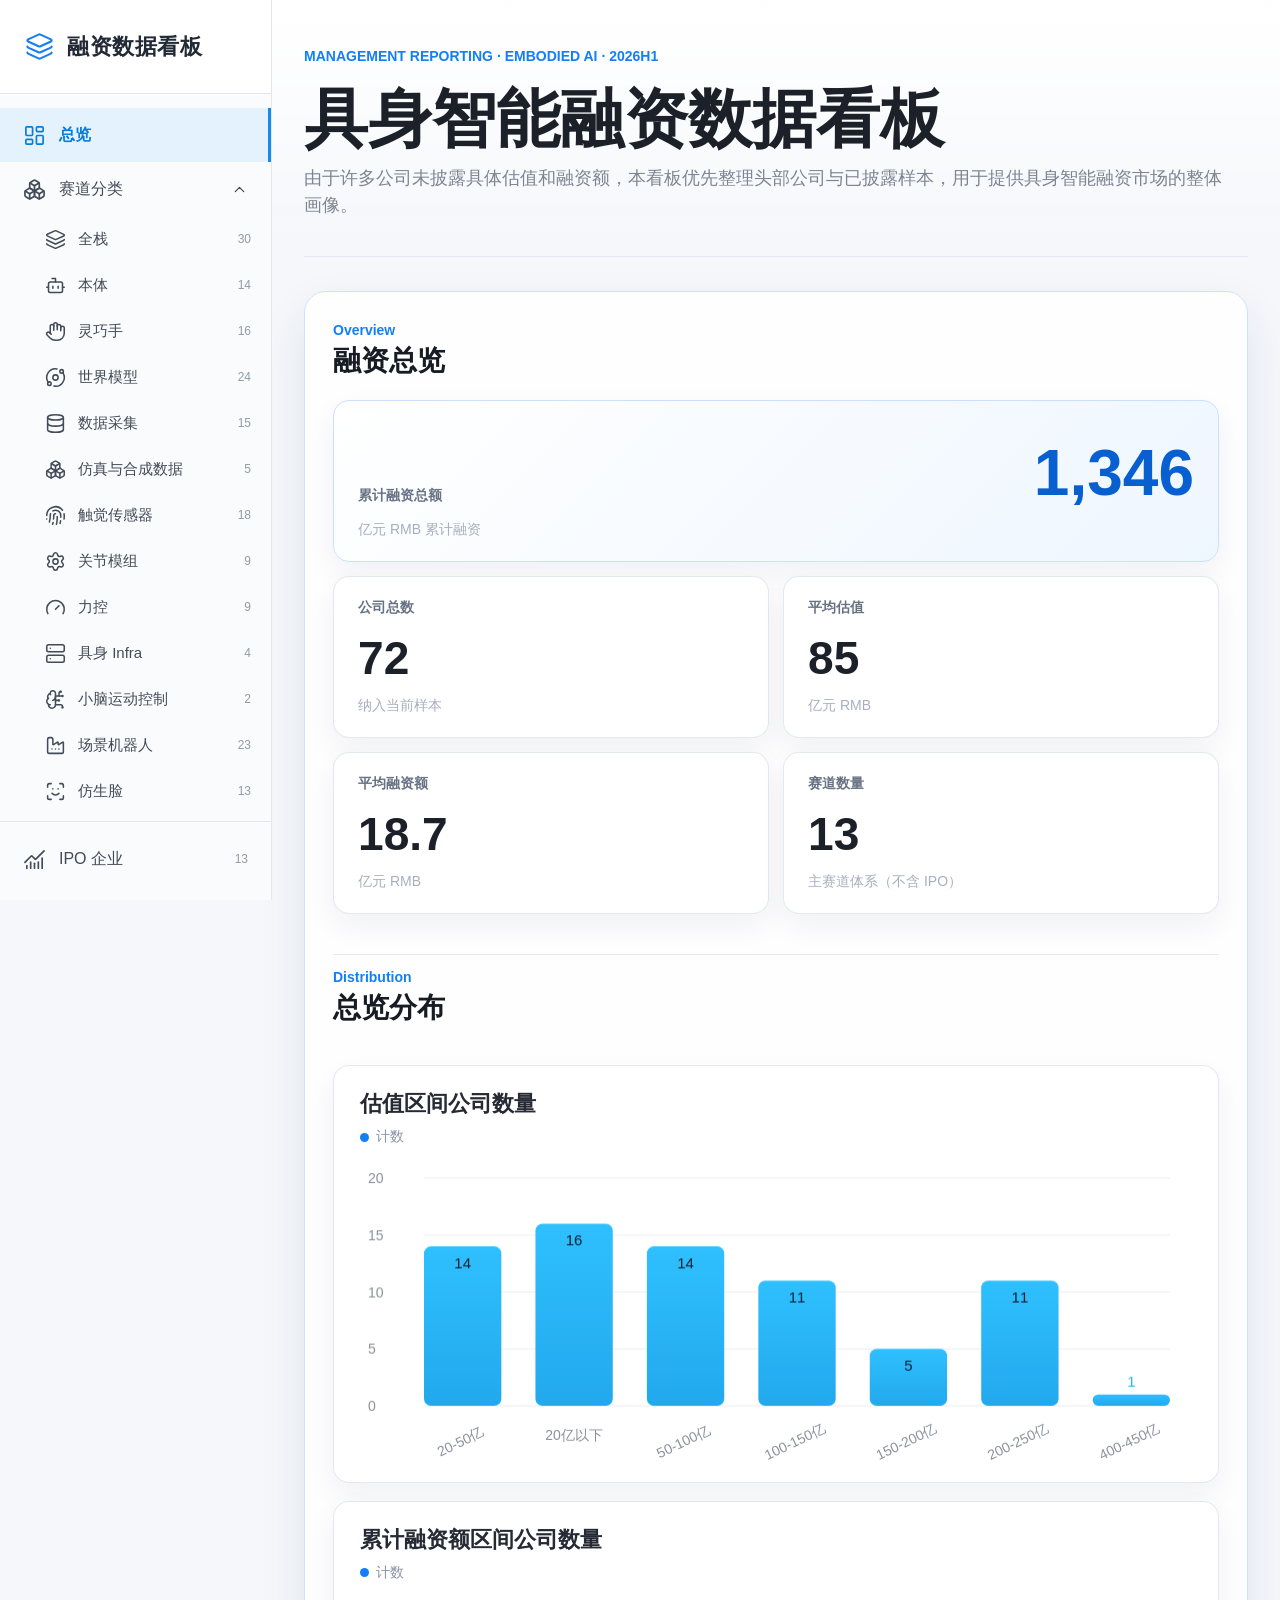
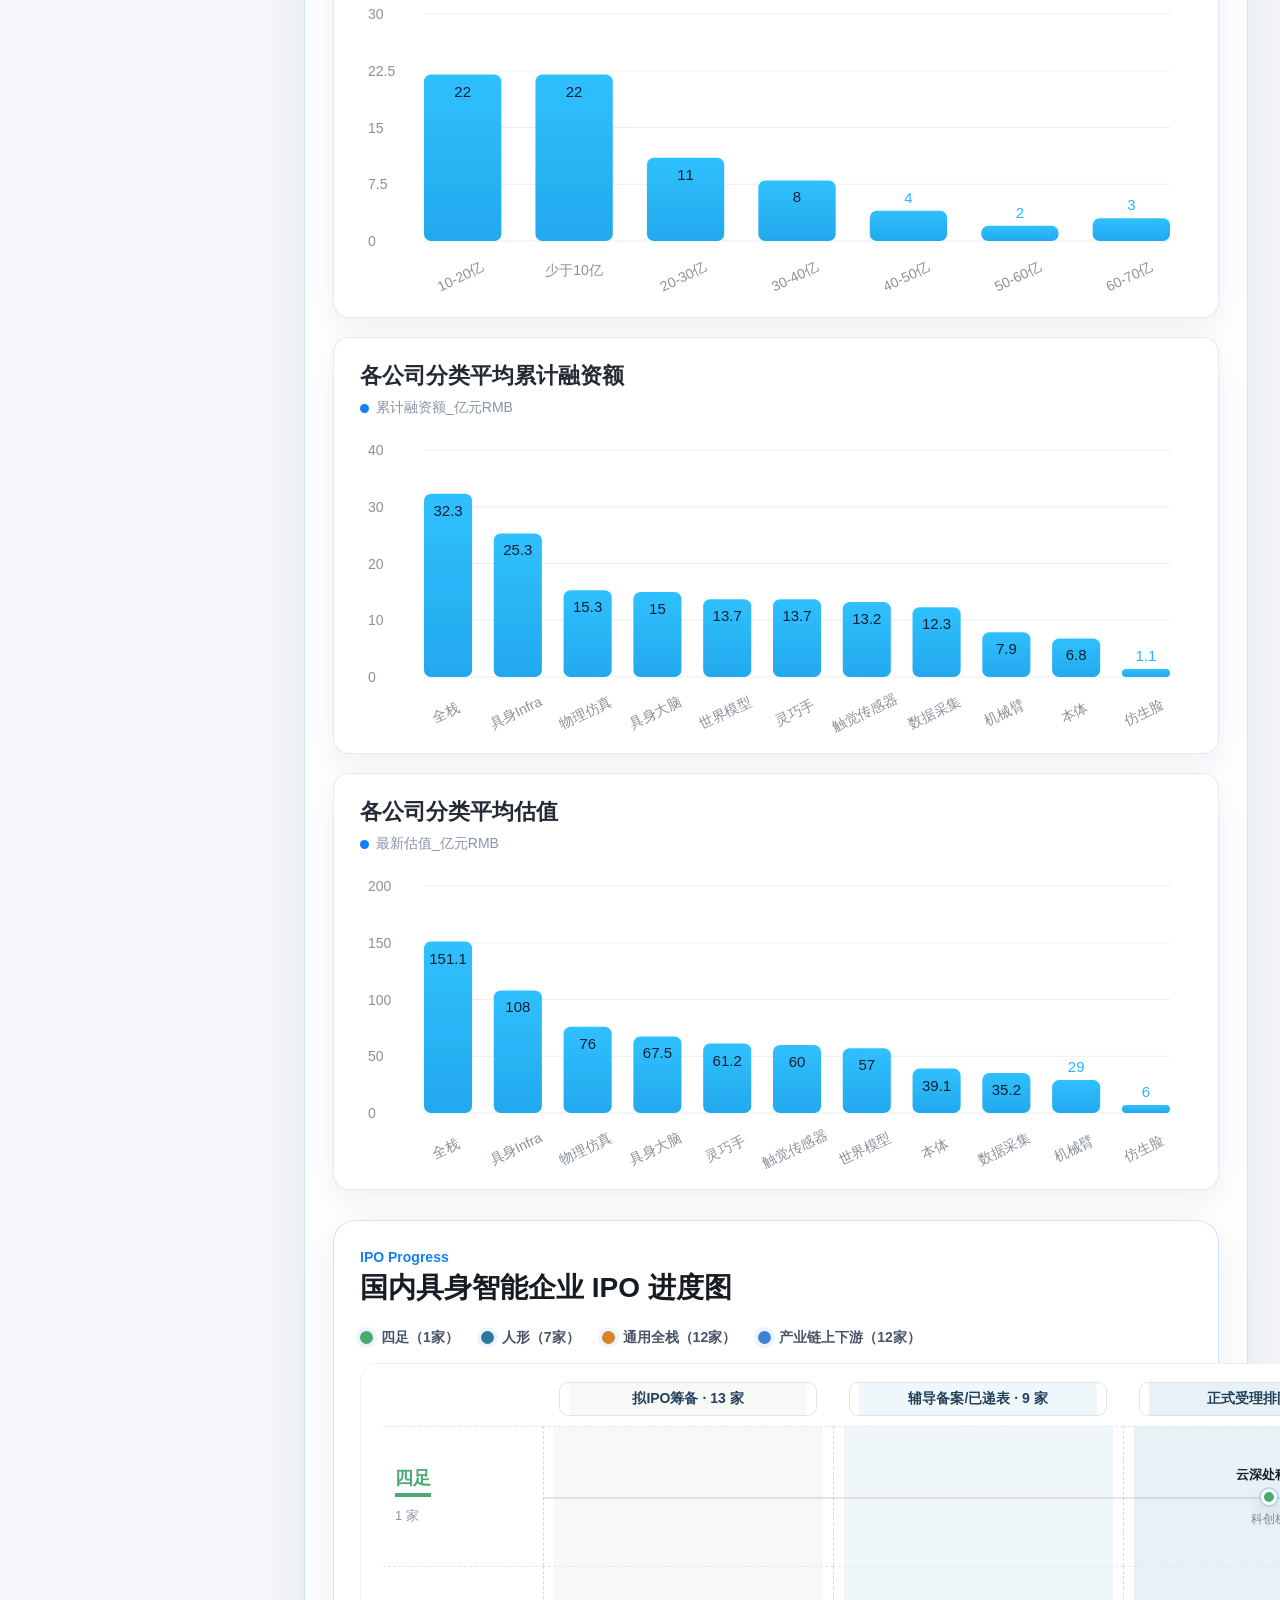
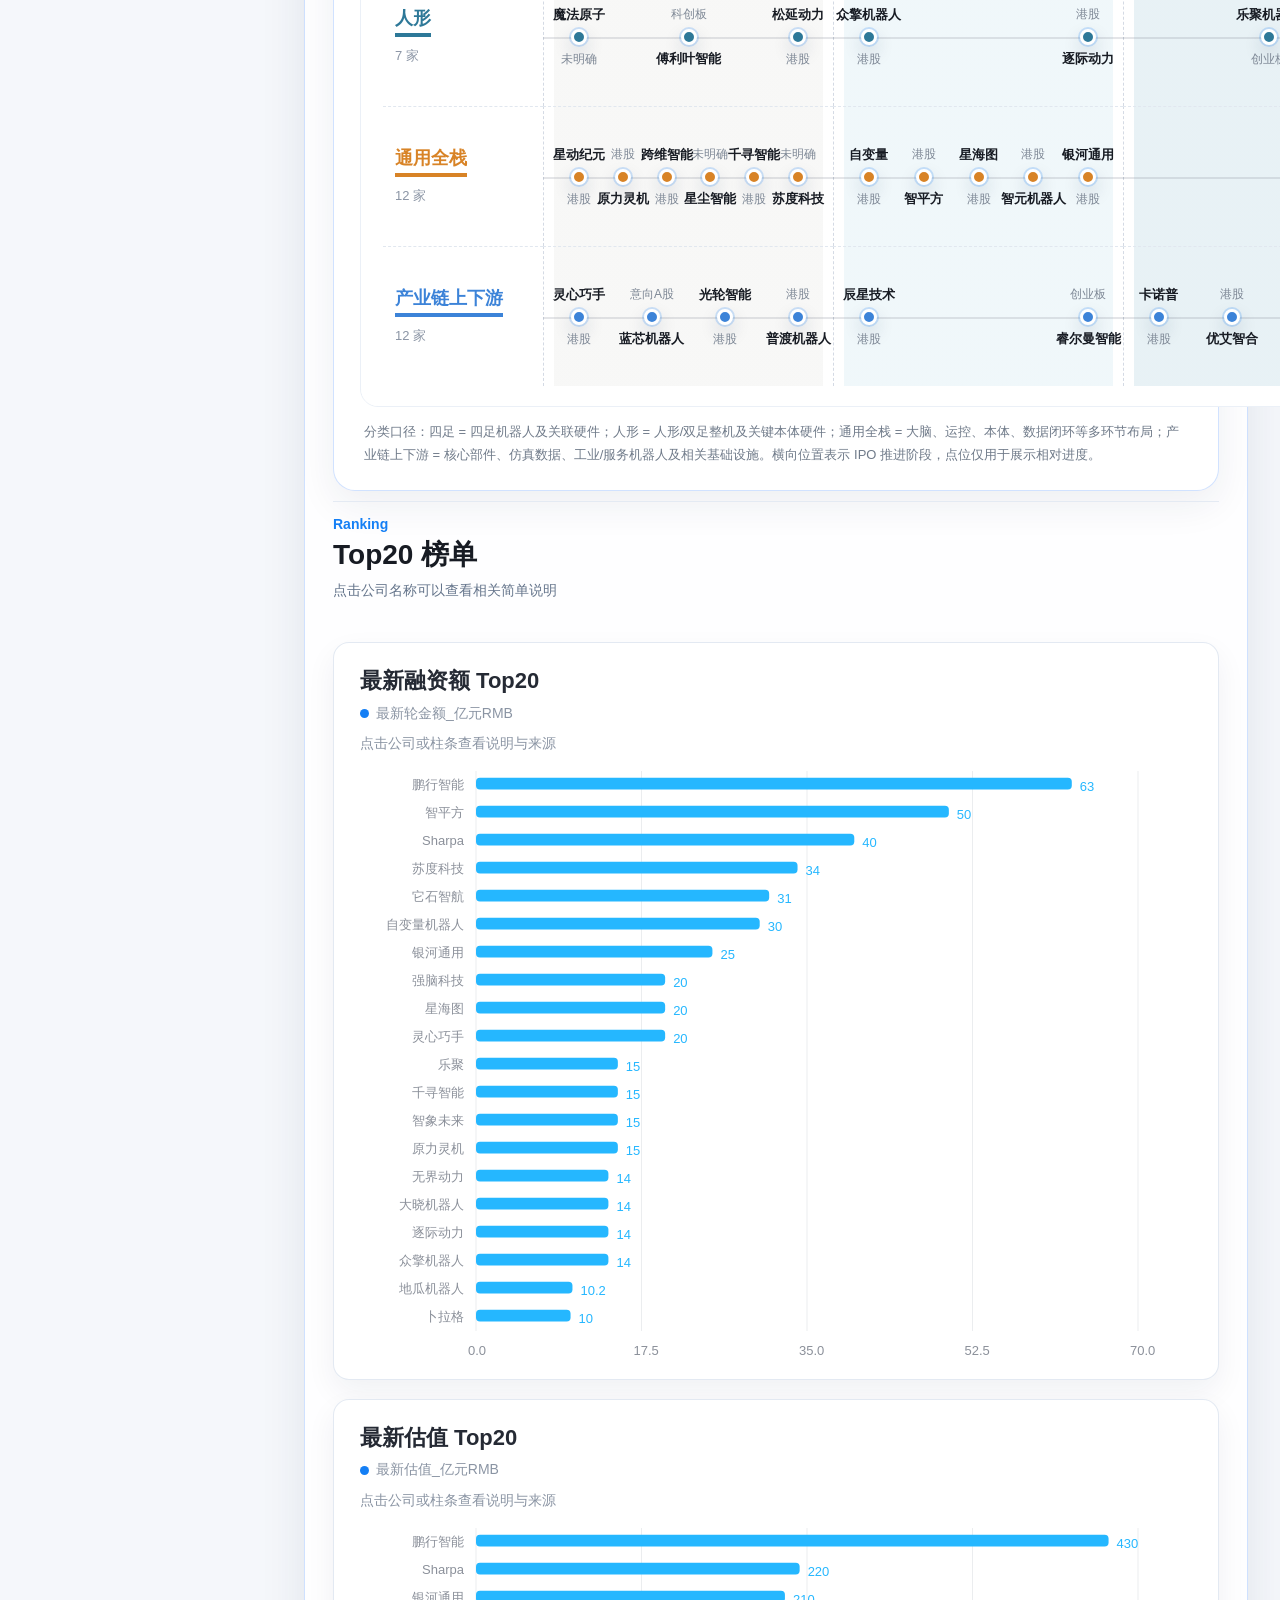
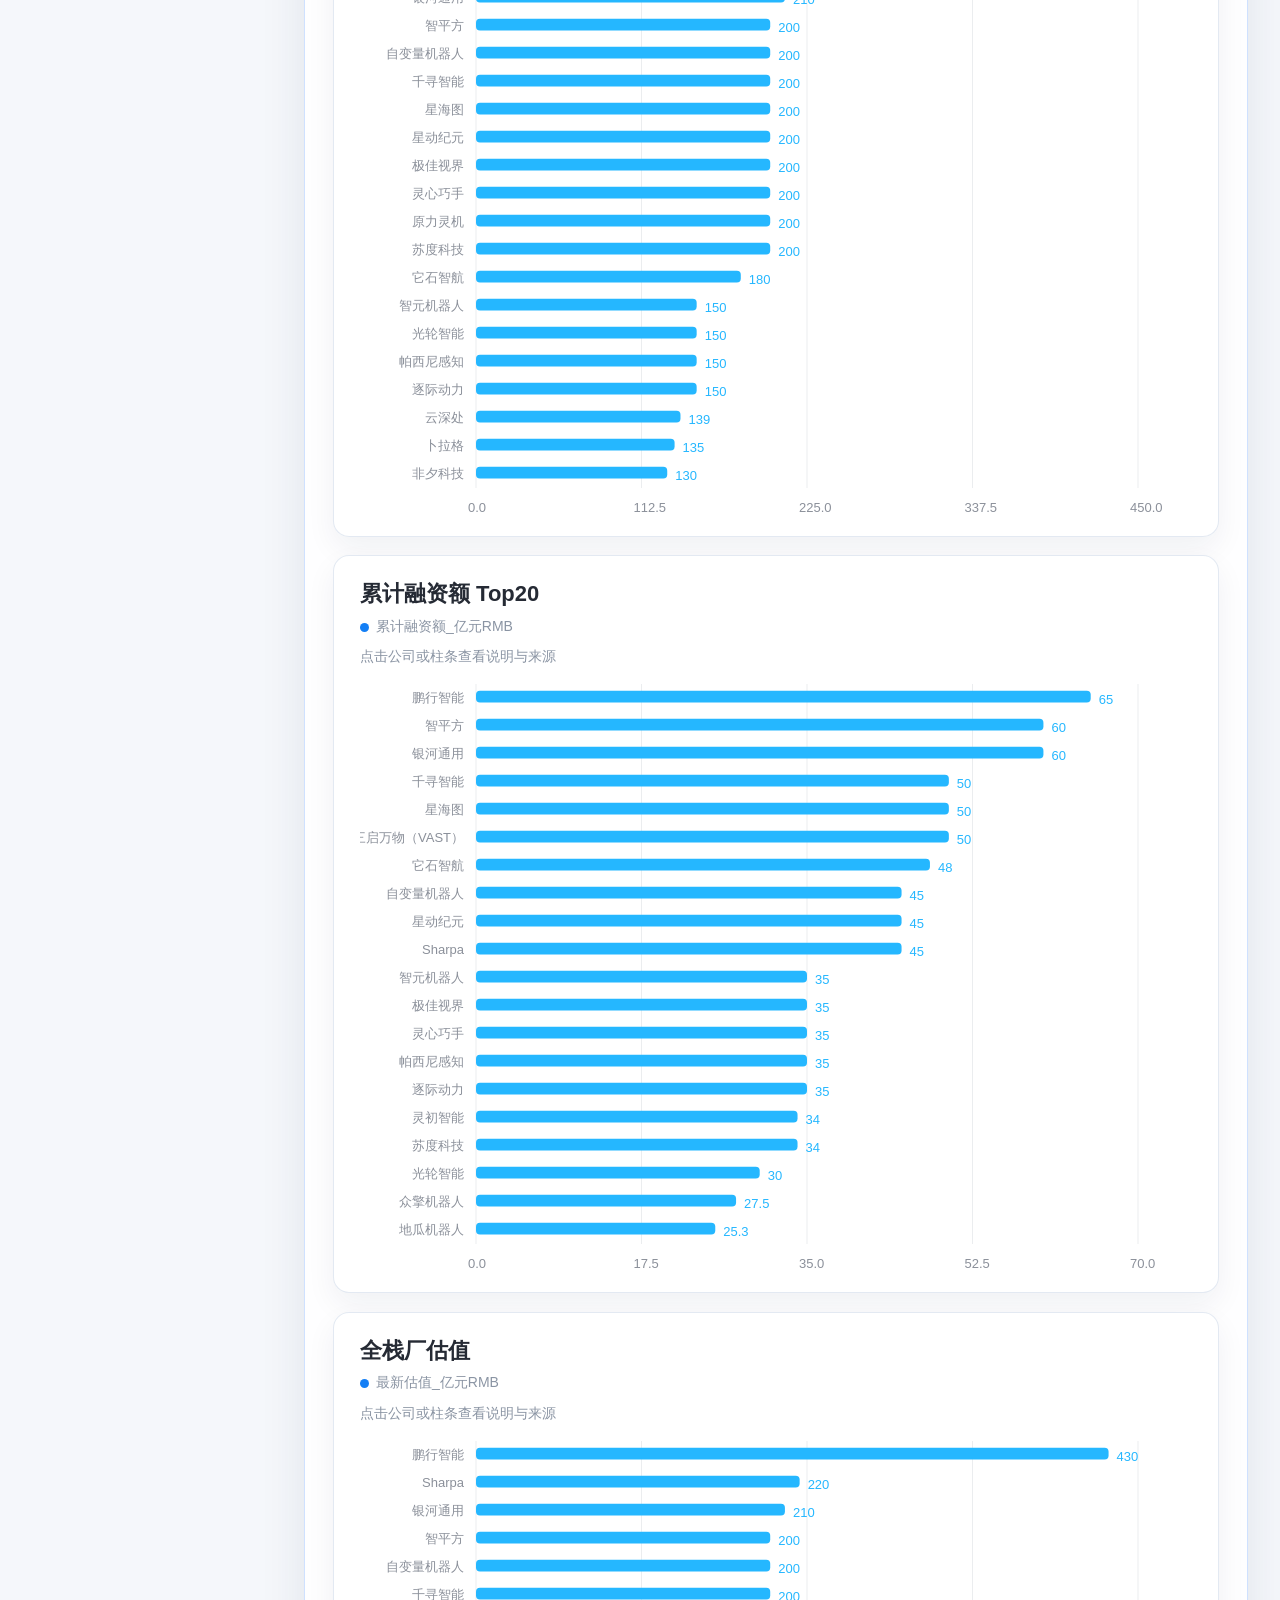
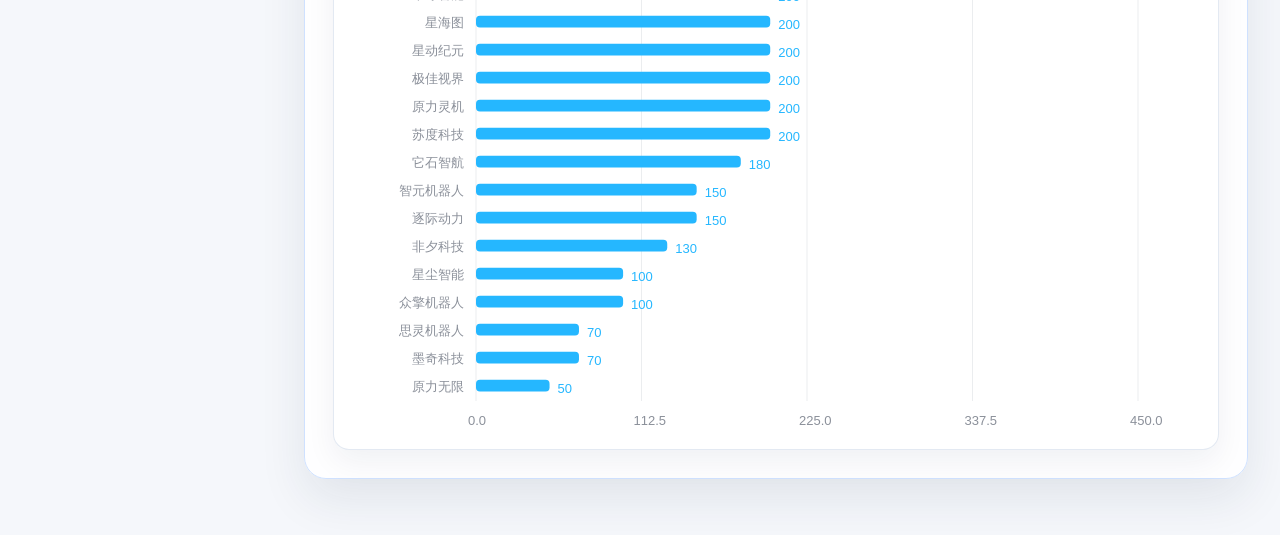
<file: index.html>
<!doctype html>
<html lang="zh-CN">
  <head>
    <meta charset="utf-8" />
    <meta name="viewport" content="width=device-width, initial-scale=1" />
    <title>Investment Data Dashboard</title>
    <link rel="stylesheet" href="styles.css" />
    <link rel="stylesheet" href="ranking-cards.css?v=20260909-cards" />
    <style>
      .ipo-meta {
        margin-bottom: 14px;
      }

      .ipo-legend-item {
        display: inline-flex;
        align-items: center;
        gap: 8px;
      }

      .ipo-direction,
      .ipo-axis {
        display: none;
      }

      .ipo-chart {
        position: relative;
        background: #fff;
      }

      .ipo-stage-head b:last-child {
        align-self: center;
        margin-left: 8px;
        margin-right: 8px;
        background: transparent;
        color: #1f6fca;
        box-shadow: none;
      }

      .ipo-method {
        margin: 14px 4px 0;
        color: #6f7a89;
        font-size: 13px;
        line-height: 1.7;
      }

      .ipo-category strong {
        max-width: 150px;
        font-size: 18px;
        white-space: nowrap;
      }

      .ipo-category span {
        font-size: 13px;
      }

      .ipo-cell:nth-child(5n)::after {
        content: "";
        position: absolute;
        top: 0;
        bottom: 0;
        left: 50%;
        border-left: 2px dashed #d69a21;
        transform: translateX(-1px);
        pointer-events: none;
      }

      .ipo-stage-head b:nth-child(2),
      .ipo-cell:nth-child(5n + 2) {
        background: linear-gradient(90deg, transparent 0 10px, rgba(247, 247, 246, 0.92) 10px calc(100% - 10px), transparent calc(100% - 10px));
      }

      .ipo-stage-head b:nth-child(3),
      .ipo-cell:nth-child(5n + 3) {
        background: linear-gradient(90deg, transparent 0 10px, rgba(239, 247, 250, 0.94) 10px calc(100% - 10px), transparent calc(100% - 10px));
      }

      .ipo-stage-head b:nth-child(4),
      .ipo-cell:nth-child(5n + 4) {
        background: linear-gradient(90deg, transparent 0 10px, rgba(231, 241, 245, 0.96) 10px calc(100% - 10px), transparent calc(100% - 10px));
      }

      .ipo-company.is-listed {
        transform: translate(-50%, -50%);
      }
    </style>
    <link rel="stylesheet" href="sidebar.css?v=20260909-nav" />
  </head>
  <body>
    <aside class="investment-sidebar" id="investmentSidebar" aria-label="主导航"></aside>

    <main class="dashboard">
      <header class="hero">
        <div>
          <p class="eyebrow">MANAGEMENT REPORTING · EMBODIED AI · 2026H1</p>
          <h1>具身智能融资数据看板</h1>
          <p class="hero-copy">由于许多公司未披露具体估值和融资额，本看板优先整理头部公司与已披露样本，用于提供具身智能融资市场的整体画像。</p>
        </div>
      </header>

      <section class="report-frame">
        <div class="section-title">
          <span>Overview</span>
          <h2>融资总览</h2>
        </div>
        <section class="kpi-grid" aria-label="关键指标">
          <article class="kpi-card kpi-primary">
            <span>累计融资总额</span>
            <strong id="totalFunding">--</strong>
            <small id="totalFundingSub">来自 Excel 数据表</small>
          </article>
          <article class="kpi-card">
            <span>公司总数</span>
            <strong id="companyCount">--</strong>
            <small>纳入当前样本</small>
          </article>
          <article class="kpi-card">
            <span>平均估值</span>
            <strong id="averageValuation">--</strong>
            <small>亿元 RMB</small>
          </article>
          <article class="kpi-card">
            <span>平均融资额</span>
            <strong id="averageFunding">--</strong>
            <small>亿元 RMB</small>
          </article>
          <article class="kpi-card">
            <span>赛道数量</span>
            <strong id="trackCount">--</strong>
            <small>主赛道体系（不含 IPO）</small>
          </article>
        </section>

        <section class="board">
          <div class="section-title full-row">
            <span>Distribution</span>
            <h2>总览分布</h2>
          </div>
          <article class="panel panel-wide">
            <div class="panel-head">
              <div>
                <h2>估值区间公司数量</h2>
                <p><span class="legend-dot"></span>计数</p>
              </div>
            </div>
            <canvas id="valuationCountChart" height="360"></canvas>
          </article>

          <article class="panel">
            <div class="panel-head">
              <div>
                <h2>累计融资额区间公司数量</h2>
                <p><span class="legend-dot"></span>计数</p>
              </div>
            </div>
            <canvas id="fundingRangeChart" height="360"></canvas>
          </article>

          <article class="panel panel-wide">
            <div class="panel-head">
              <div>
                <h2>各公司分类平均累计融资额</h2>
                <p><span class="legend-dot"></span>累计融资额_亿元RMB</p>
              </div>
            </div>
            <canvas id="categoryFundingChart" height="340"></canvas>
          </article>

          <article class="panel">
            <div class="panel-head">
              <div>
                <h2>各公司分类平均估值</h2>
                <p><span class="legend-dot"></span>最新估值_亿元RMB</p>
              </div>
            </div>
            <canvas id="categoryValuationChart" height="330"></canvas>
          </article>
        </section>

        <section class="ipo-section" aria-label="IPO 进度图">
          <div class="section-title">
            <span>IPO Progress</span>
            <h2 id="ipoTitle">国内具身智能企业 IPO 进度图</h2>
          </div>
          <div class="ipo-meta">
            <div class="ipo-legend" id="ipoLegend"></div>
          </div>
          <div class="ipo-chart" id="ipoChart"></div>
          <p class="ipo-method" id="ipoMethod">分类口径：四足 = 四足机器人及关联硬件；人形 = 人形/双足整机及关键本体硬件；通用全栈 = 大脑、运控、本体、数据闭环等多环节布局；产业链上下游 = 核心部件、仿真数据、工业/服务机器人及相关基础设施。横向位置表示 IPO 推进阶段，点位仅用于展示相对进度。</p>
        </section>

        <section class="board">
          <div class="section-title full-row">
            <span>Ranking</span>
            <h2>Top20 榜单</h2>
            <p style="margin: 8px 0 0; color: #64748b; font-size: 14px; line-height: 1.6;">点击公司名称可以查看相关简单说明</p>
          </div>
          <article class="panel">
            <div class="panel-head">
              <div>
                <h2>最新融资额 Top20</h2>
                <p><span class="legend-dot"></span>最新轮金额_亿元RMB</p>
              </div>
            </div>
            <canvas id="latestRoundChart" height="390"></canvas>
          </article>

          <article class="panel panel-wide">
            <div class="panel-head">
              <div>
                <h2>最新估值 Top20</h2>
                <p><span class="legend-dot"></span>最新估值_亿元RMB</p>
              </div>
            </div>
            <canvas id="valuationTopChart" height="390"></canvas>
          </article>

          <article class="panel">
            <div class="panel-head">
              <div>
                <h2>累计融资额 Top20</h2>
                <p><span class="legend-dot"></span>累计融资额_亿元RMB</p>
              </div>
            </div>
            <canvas id="fundingTopChart" height="390"></canvas>
          </article>

          <article class="panel panel-wide">
            <div class="panel-head">
              <div>
                <h2>全栈厂估值</h2>
                <p><span class="legend-dot"></span>最新估值_亿元RMB</p>
              </div>
            </div>
            <canvas id="fullStackChart" height="330"></canvas>
          </article>
        </section>
      </section>
    </main>

    <div class="ipo-popover" id="ipoPopover" hidden></div>

    <script src="data.js"></script>
    <script src="data-ipo.js"></script>
    <script src="data-track-cleanup.js"></script>
    <script src="data-ranking-details.js?v=20260909-cards"></script>
    <script src="ranking-cards.js?v=20260909-cards"></script>
    <script src="sidebar-icons.js?v=20260909-nav"></script>
    <script src="sidebar.js?v=20260909-navfix"></script>
    <script src="script.js?v=20260909-cards"></script>
  </body>
</html>
</file>
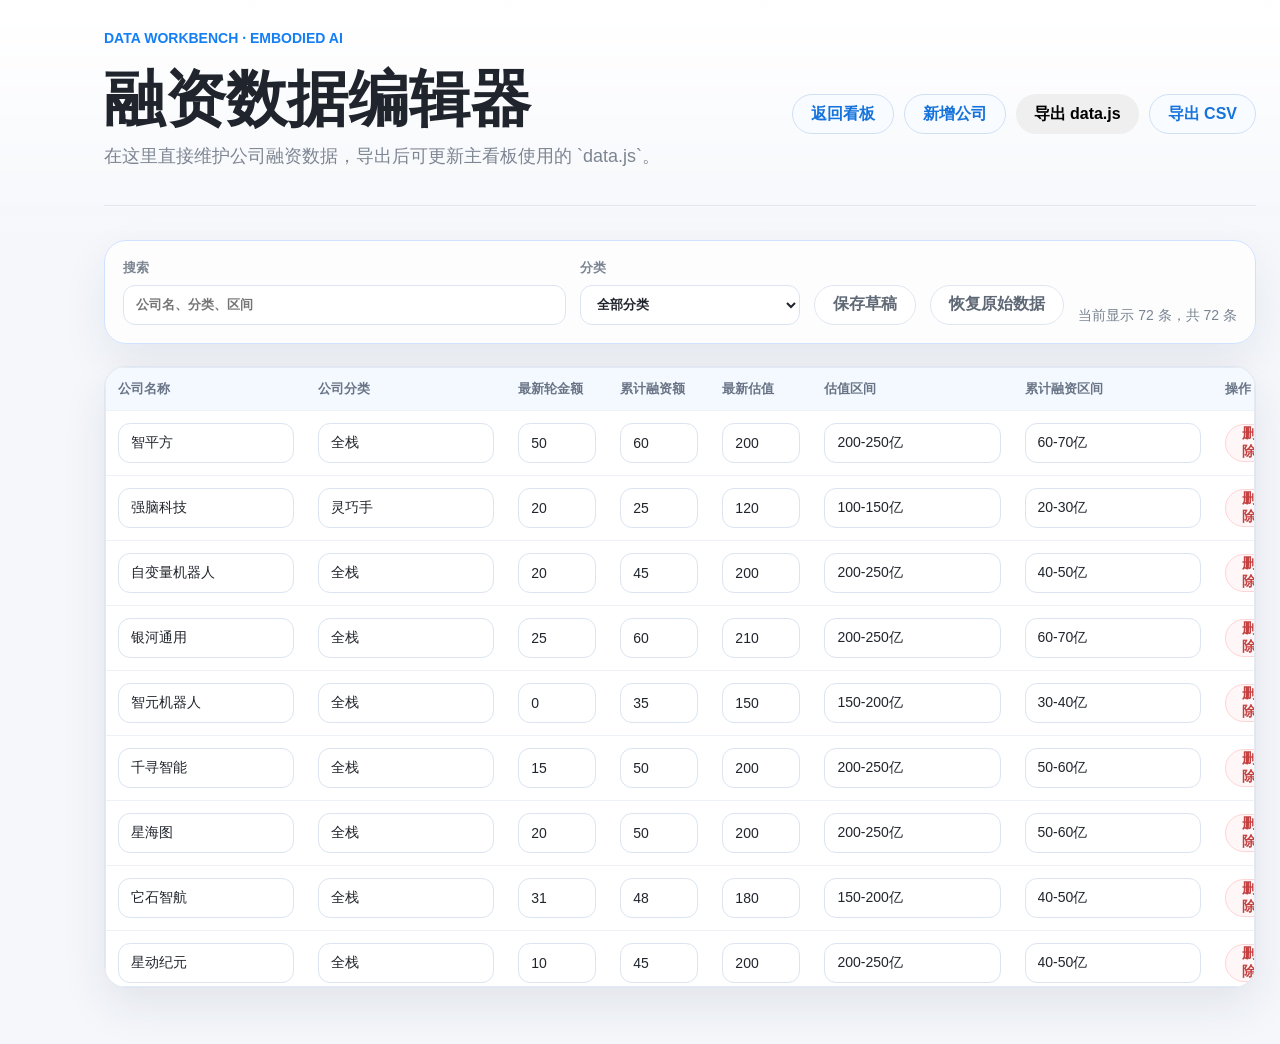
<file: editor.html>
<!doctype html>
<html lang="zh-CN">
  <head>
    <meta charset="utf-8" />
    <meta name="viewport" content="width=device-width, initial-scale=1" />
    <title>融资数据编辑器</title>
    <link rel="stylesheet" href="styles.css" />
    <link rel="stylesheet" href="editor.css" />
  </head>
  <body>
    <main class="dashboard editor-shell">
      <header class="editor-hero">
        <div>
          <p class="eyebrow">DATA WORKBENCH · EMBODIED AI</p>
          <h1>融资数据编辑器</h1>
          <p class="hero-copy">在这里直接维护公司融资数据，导出后可更新主看板使用的 `data.js`。</p>
        </div>
        <div class="editor-actions">
          <a class="secondary-link" href="index.html">返回看板</a>
          <button class="soft-button" id="addRow" type="button">新增公司</button>
          <button class="primary-button" id="exportJs" type="button">导出 data.js</button>
          <button class="soft-button" id="exportCsv" type="button">导出 CSV</button>
        </div>
      </header>

      <section class="editor-toolbar" aria-label="编辑工具">
        <label>
          搜索
          <input id="searchInput" type="search" placeholder="公司名、分类、区间" />
        </label>
        <label>
          分类
          <select id="categoryFilter">
            <option value="">全部分类</option>
          </select>
        </label>
        <button class="quiet-button" id="saveDraft" type="button">保存草稿</button>
        <button class="quiet-button" id="resetDraft" type="button">恢复原始数据</button>
        <span id="statusText">已载入数据</span>
      </section>

      <section class="editor-panel">
        <div class="table-wrap">
          <table>
            <thead>
              <tr>
                <th>公司名称</th>
                <th>公司分类</th>
                <th>最新轮金额</th>
                <th>累计融资额</th>
                <th>最新估值</th>
                <th>估值区间</th>
                <th>累计融资区间</th>
                <th>操作</th>
              </tr>
            </thead>
            <tbody id="editorRows"></tbody>
          </table>
        </div>
      </section>
    </main>

    <script src="data.js"></script>
    <script src="editor.js"></script>
  </body>
</html>
</file>
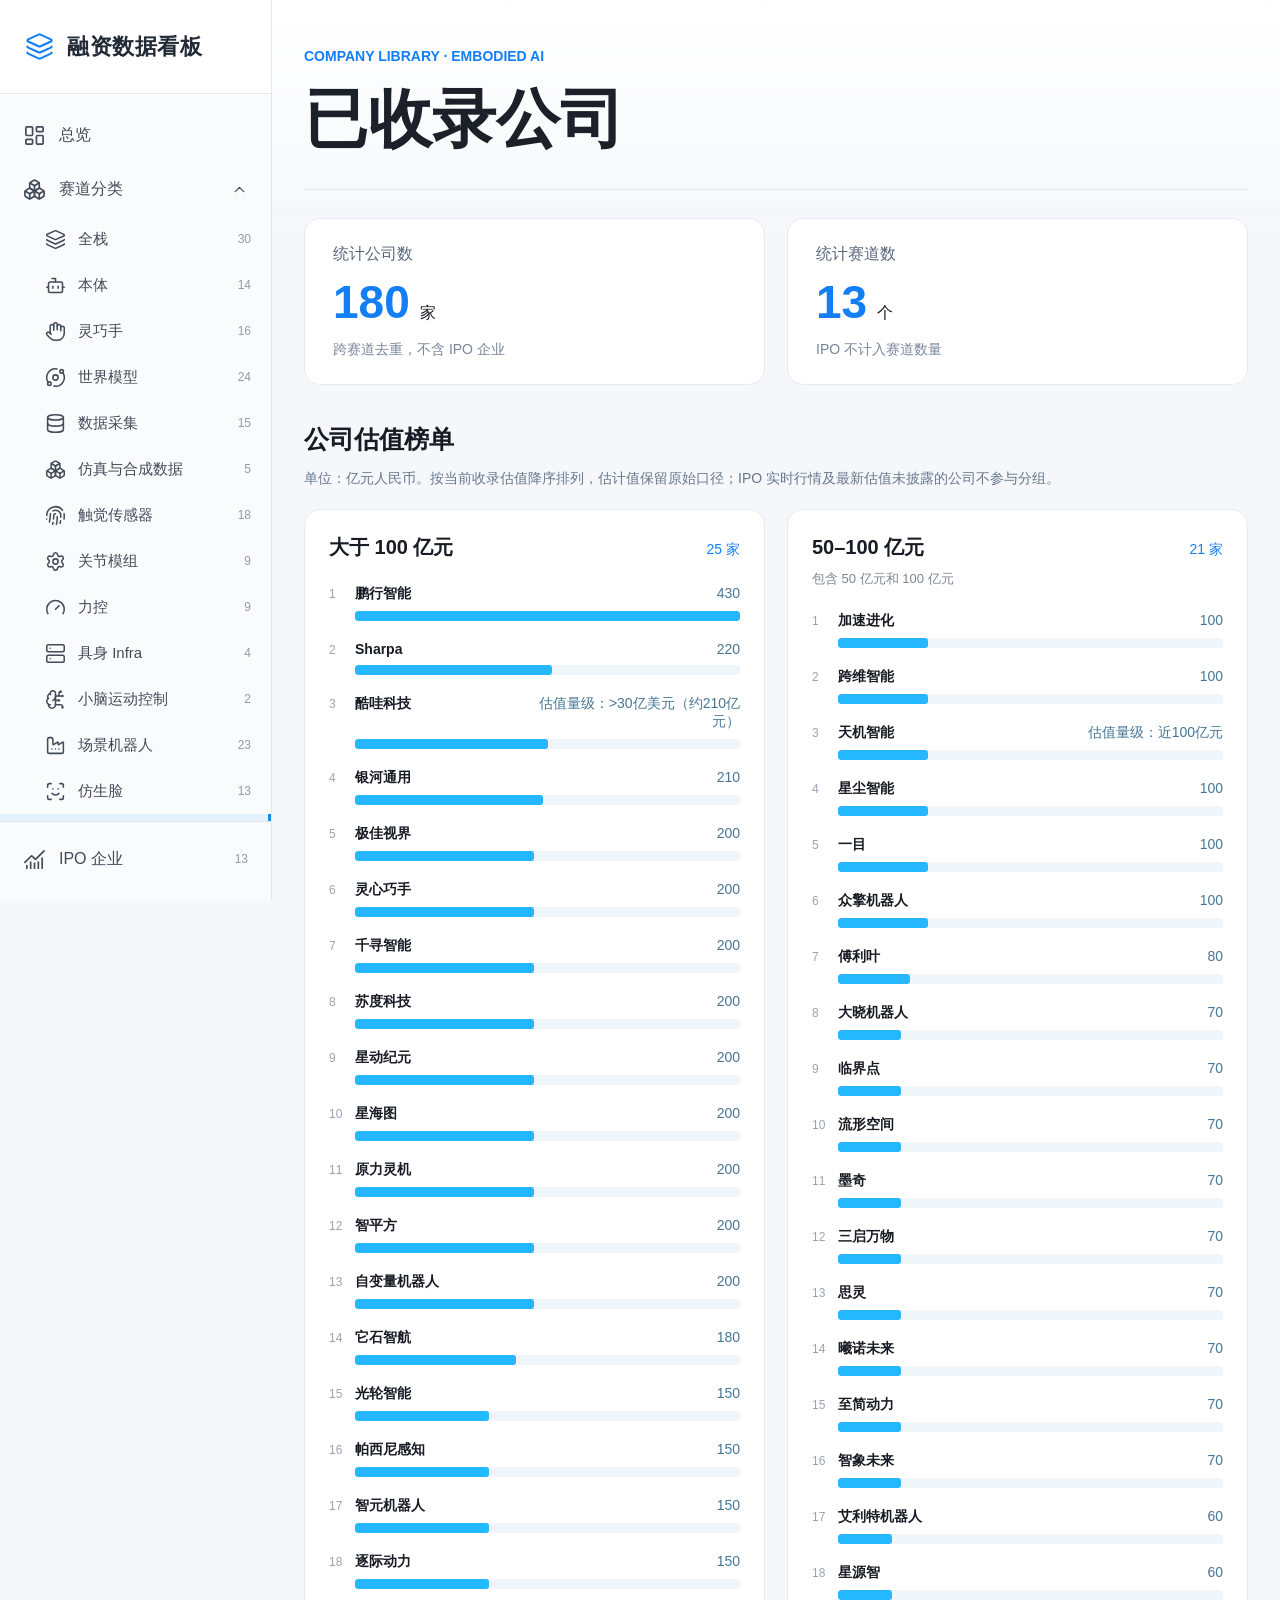
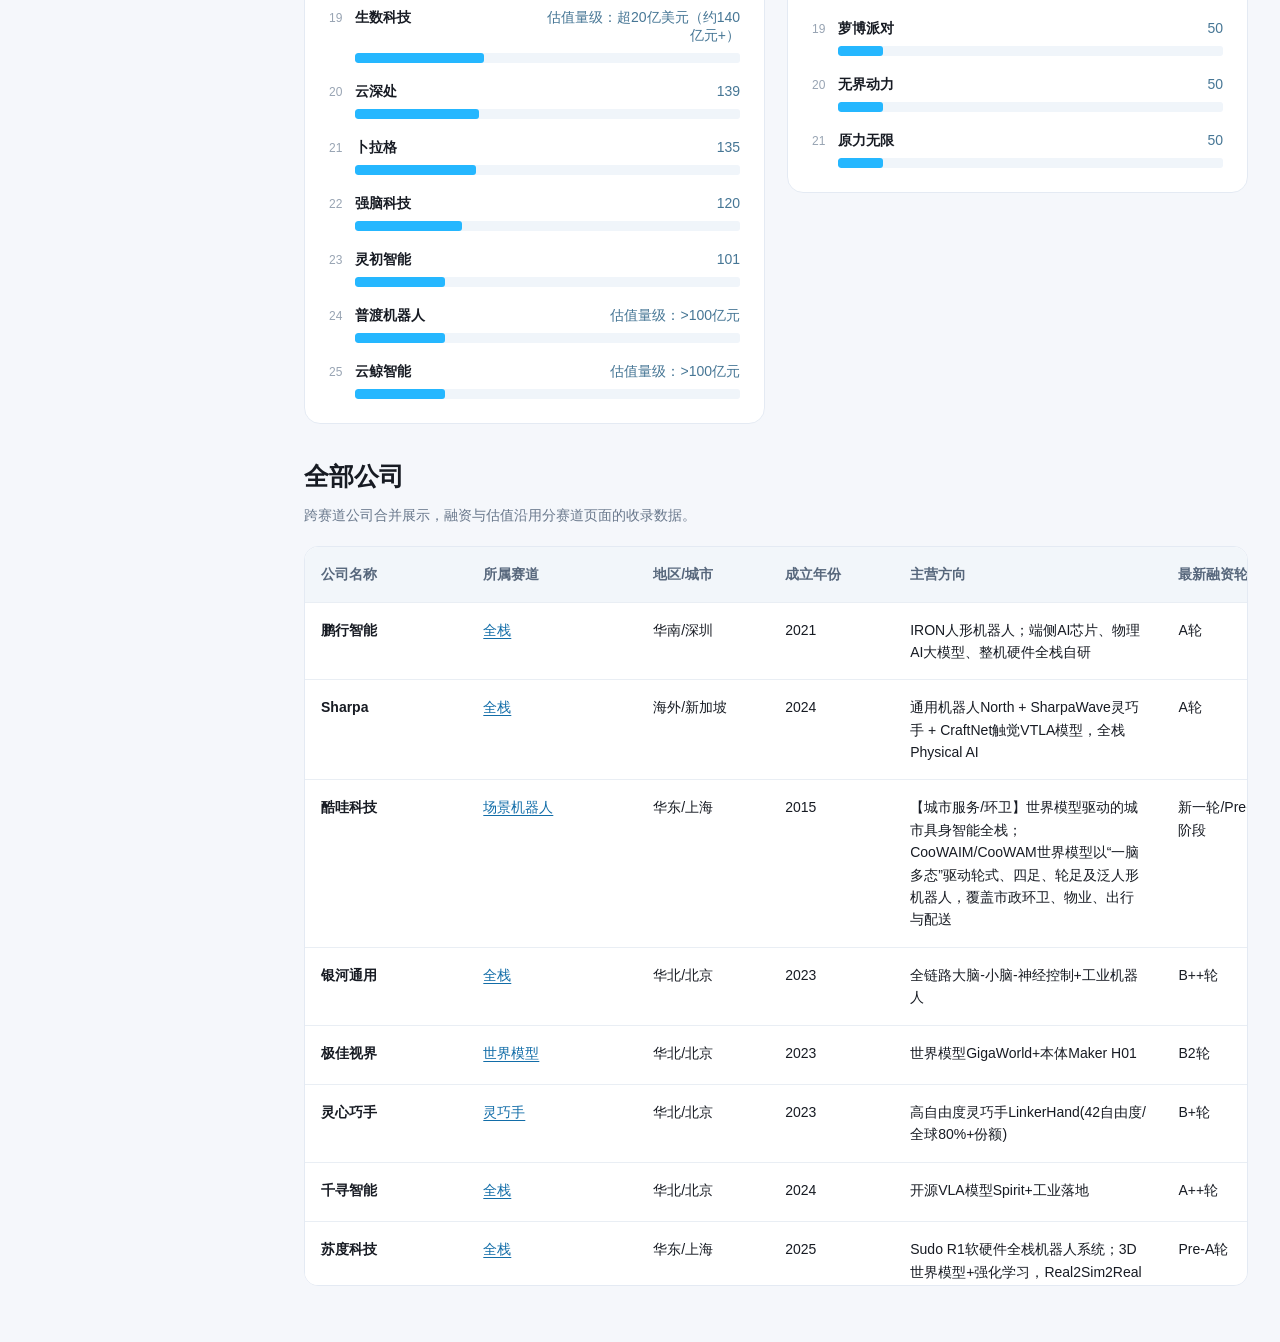
<file: library.html>
<!doctype html>
<html lang="zh-CN">
  <head>
    <meta charset="utf-8" />
    <meta name="viewport" content="width=device-width, initial-scale=1" />
    <title>已收录公司 · 具身智能融资数据看板</title>
    <link rel="stylesheet" href="styles.css" />
    <link rel="stylesheet" href="sidebar.css?v=20260909-nav" />
    <link rel="stylesheet" href="library.css?v=20260909-library" />
  </head>
  <body>
    <aside class="investment-sidebar" id="investmentSidebar" aria-label="主导航"></aside>
    <main class="dashboard library-page">
      <header class="hero">
        <p class="eyebrow">COMPANY LIBRARY · EMBODIED AI</p>
        <h1>已收录公司</h1>
      </header>
      <section class="library-stats" aria-label="已收录公司统计">
        <article class="library-stat"><span>统计公司数</span><div><strong id="libraryCompanyCount">--</strong><span>家</span></div><small>跨赛道去重，不含 IPO 企业</small></article>
        <article class="library-stat"><span>统计赛道数</span><div><strong id="libraryTrackCount">--</strong><span>个</span></div><small>IPO 不计入赛道数量</small></article>
      </section>
      <section class="library-valuations" aria-label="公司估值分布">
        <div class="library-section-head"><h2>公司估值榜单</h2><p>单位：亿元人民币。按当前收录估值降序排列，估计值保留原始口径；IPO 实时行情及最新估值未披露的公司不参与分组。</p></div>
        <div class="library-chart-grid">
          <article class="library-chart-panel"><header><h3>大于 100 亿元</h3><span id="over100Count"></span></header><ol id="over100List" class="library-bar-list" aria-label="估值大于100亿元的公司"></ol></article>
          <article class="library-chart-panel"><header><h3>50–100 亿元</h3><span id="betweenCount"></span></header><p class="library-range-note">包含 50 亿元和 100 亿元</p><ol id="betweenList" class="library-bar-list" aria-label="估值50至100亿元的公司"></ol></article>
        </div>
      </section>
      <section class="library-table-section" aria-labelledby="libraryTableTitle">
        <div class="library-section-head"><h2 id="libraryTableTitle">全部公司</h2><p>跨赛道公司合并展示，融资与估值沿用分赛道页面的收录数据。</p></div>
        <div class="library-table-wrap" role="region" aria-label="全部公司数据表，可横向滚动" tabindex="0">
          <table class="library-table"><thead><tr><th>公司名称</th><th>所属赛道</th><th>地区/城市</th><th>成立年份</th><th>主营方向</th><th>最新融资轮次</th><th>最新估值</th><th>累计融资额</th><th>最新轮金额</th></tr></thead><tbody id="libraryRows"></tbody></table>
        </div>
      </section>
    </main>
    <script src="data.js"></script>
    <script src="data-amount-overrides.js"></script>
    <script src="data-extras-a.js"></script>
    <script src="data-extras-b.js"></script>
    <script src="data-track-cleanup.js"></script>
    <script src="data-ipo-quotes.js?v=20260909-cards"></script>
    <script src="sidebar-icons.js?v=20260909-nav"></script>
    <script src="sidebar.js?v=20260909-navfix"></script>
    <script src="library.js?v=20260909-navfix"></script>
  </body>
</html>
</file>
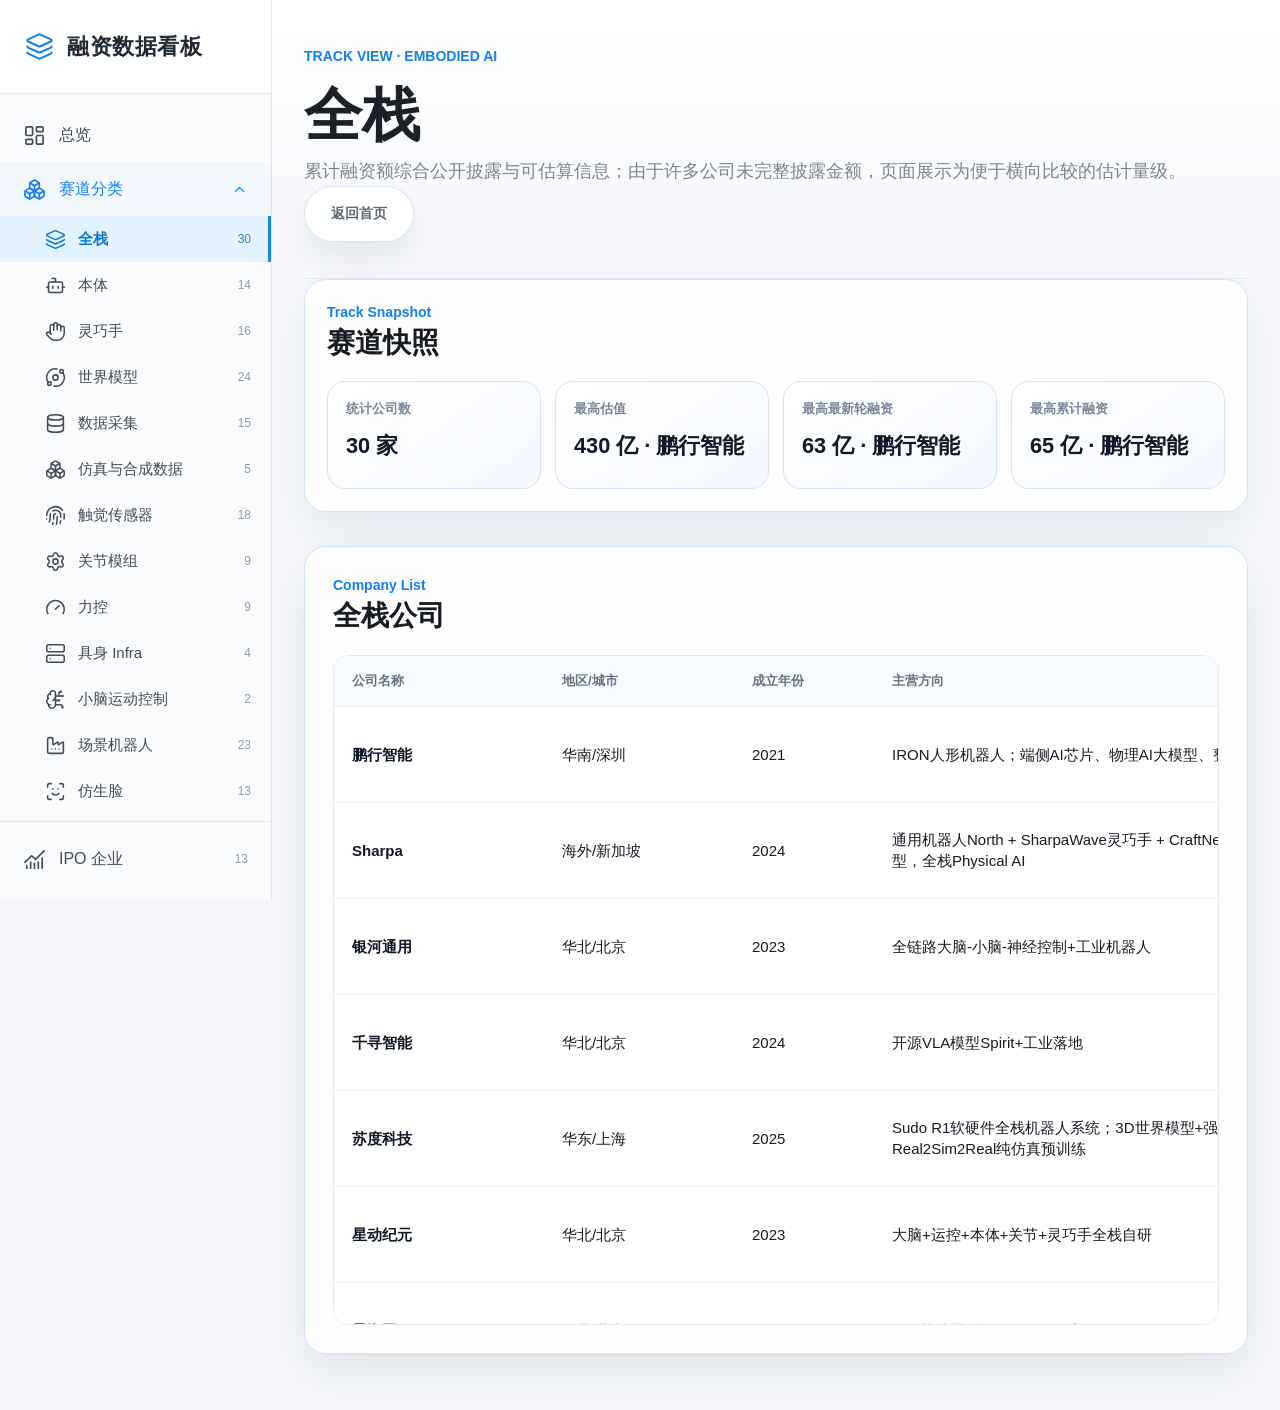
<file: track.html>
<!doctype html>
<html lang="zh-CN">
  <head>
    <meta charset="utf-8" />
    <meta name="viewport" content="width=device-width, initial-scale=1" />
    <title>主赛道公司列表</title>
    <link rel="stylesheet" href="styles.css" />
    <link rel="stylesheet" href="track-table-freeze.css" />
    <link rel="stylesheet" href="ranking-cards.css?v=20260909-cards" />
    <link rel="stylesheet" href="sidebar.css?v=20260909-nav" />
  </head>
  <body>
    <aside class="investment-sidebar" id="investmentSidebar" aria-label="主导航"></aside>

    <main class="dashboard track-page">
      <header class="hero track-hero">
        <div>
          <p class="eyebrow">TRACK VIEW · EMBODIED AI</p>
          <h1 id="trackTitle">主赛道公司列表</h1>
          <p class="hero-copy" id="trackSubtitle">累计融资额综合公开披露与可估算信息；由于许多公司未完整披露金额，页面展示为便于横向比较的估计量级。</p>
        </div>
        <div class="hero-actions">
          <a href="index.html?v=20260909-navfix">返回首页</a>
        </div>
      </header>

      <section class="track-stat-panel" id="trackStats" aria-label="赛道统计" hidden>
        <div class="section-title">
          <span>Track Snapshot</span>
          <h2>赛道快照</h2>
        </div>
        <div class="track-stat-grid" id="trackStatCards"></div>
      </section>

      <section class="report-frame table-frame">
        <div class="section-title">
          <span>Company List</span>
          <h2 id="tableTitle">公司列表</h2>
        </div>
        <div class="table-wrap">
          <table class="company-table">
            <colgroup>
              <col class="col-company" />
              <col class="col-region" />
              <col class="col-year" />
              <col class="col-direction" />
              <col class="col-round" />
              <col class="col-value" />
              <col class="col-funding" />
              <col class="col-value" />
            </colgroup>
            <thead>
              <tr>
                <th>公司名称</th>
                <th>地区/城市</th>
                <th>成立年份</th>
                <th>主营方向</th>
                <th>最新融资轮次</th>
                <th><button class="sort-button is-active" type="button" data-sort="latestValuation" aria-label="按最新估值排序">最新估值 <span aria-hidden="true">↓</span></button></th>
                <th><button class="sort-button" type="button" data-sort="cumulativeFunding" aria-label="按累计融资额排序">累计融资额 <span aria-hidden="true">↕</span></button></th>
                <th>最新轮金额</th>
              </tr>
            </thead>
            <tbody id="companyRows"></tbody>
          </table>
        </div>
        <p class="empty-state" id="emptyState" hidden>当前主赛道暂无公司数据。</p>
      </section>
    </main>

    <script src="data.js"></script>
    <script src="data-amount-overrides.js"></script>
    <script src="data-extras-a.js"></script>
    <script src="data-extras-b.js"></script>
    <script src="data-track-cleanup.js"></script>
    <script src="data-ipo-quotes.js?v=20260909-cards"></script>
    <script src="sidebar-icons.js?v=20260909-nav"></script>
    <script src="sidebar.js?v=20260909-navfix"></script>
    <script src="track.js?v=20260909-cards"></script>
  </body>
</html>
</file>
<file: styles.css>
:root {
  color-scheme: light;
  --bg: #f5f7fb;
  --surface: #ffffff;
  --ink: #171b23;
  --muted: #7d8592;
  --soft-muted: #a6afbd;
  --blue: #147ff5;
  --blue-strong: #075fd0;
  --blue-soft: #eaf3ff;
  --line: #e4eaf3;
  --line-blue: #cfe1ff;
  --grid: rgba(30, 42, 62, 0.08);
  --shadow: 0 20px 48px rgba(24, 39, 66, 0.09);
}

* {
  box-sizing: border-box;
}

body {
  margin: 0;
  min-height: 100vh;
  background: var(--bg);
  color: var(--ink);
  font-family: Inter, "PingFang SC", "Microsoft YaHei", Arial, sans-serif;
}

body::before {
  content: "";
  position: fixed;
  inset: 0 0 auto;
  height: 260px;
  background: linear-gradient(180deg, #ffffff 0%, rgba(255, 255, 255, 0) 100%);
  pointer-events: none;
}

.side-rail {
  position: fixed;
  z-index: 50;
  top: 20px;
  bottom: 20px;
  left: 20px;
  width: 64px;
  overflow: hidden;
  border: 1px solid rgba(255, 255, 255, 0.08);
  border-radius: 24px;
  padding: 14px 10px;
  background: linear-gradient(180deg, #17191d 0%, #0f1012 100%);
  box-shadow: 0 24px 56px rgba(8, 12, 20, 0.2);
  transition: width 190ms ease, box-shadow 190ms ease;
}

.side-rail:hover,
.side-rail:focus-within {
  width: 250px;
  box-shadow: 0 24px 64px rgba(8, 12, 20, 0.24);
}

.rail-brand {
  display: flex;
  align-items: center;
  justify-content: center;
  width: 42px;
  height: 42px;
  border-radius: 999px;
  background: #fff;
  color: #101113;
}

.rail-brand span {
  width: 18px;
  height: 18px;
  border: 3px solid #101113;
  border-right-color: var(--blue);
  border-radius: 999px;
  transform: rotate(-20deg);
}

.rail-brand span::after {
  content: "";
  display: block;
  width: 7px;
  height: 3px;
  margin: 5px auto 0;
  border-radius: 999px;
  background: #101113;
}

.rail-track-list {
  display: grid;
  gap: 7px;
  margin-top: 14px;
  max-height: calc(100dvh - 118px);
  overflow-y: auto;
  scrollbar-width: none;
}

.rail-track-list::-webkit-scrollbar {
  display: none;
}

.rail-home {
  display: grid;
  grid-template-columns: 42px 1fr;
  align-items: center;
  width: 226px;
  min-height: 42px;
  border-radius: 16px;
  color: #fff;
  outline: none;
}

.rail-home .rail-label {
  margin-left: 10px;
}

.rail-track-list a {
  display: grid;
  grid-template-columns: 42px 1fr auto;
  align-items: center;
  width: 226px;
  min-height: 42px;
  border-radius: 16px;
  color: rgba(255, 255, 255, 0.68);
  outline: none;
  transition: background 160ms ease, color 160ms ease;
}

.rail-track-list a:hover,
.rail-track-list a.is-active,
.rail-home.is-active {
  background: rgba(255, 255, 255, 0.1);
  color: #fff;
}

.rail-icon {
  display: inline-flex;
  align-items: center;
  justify-content: center;
  width: 42px;
  height: 42px;
}

.rail-icon::before {
  content: "";
  width: 9px;
  height: 9px;
  border-radius: 999px;
  background: rgba(255, 255, 255, 0.42);
  box-shadow: 0 0 0 5px rgba(255, 255, 255, 0.04);
}

.rail-track-list a:hover .rail-icon::before,
.rail-track-list a.is-active .rail-icon::before {
  background: #58adff;
  box-shadow: 0 0 0 5px rgba(88, 173, 255, 0.16);
}

.rail-label {
  overflow: hidden;
  color: inherit;
  font-size: 14px;
  font-weight: 800;
  text-overflow: ellipsis;
  white-space: nowrap;
}

.rail-track-list b {
  display: inline-flex;
  align-items: center;
  justify-content: center;
  min-width: 26px;
  height: 24px;
  margin-right: 9px;
  border-radius: 999px;
  background: rgba(255, 255, 255, 0.1);
  color: rgba(255, 255, 255, 0.82);
  font-size: 12px;
}

a {
  color: inherit;
  text-decoration: none;
}

button {
  font: inherit;
}

.dashboard {
  position: relative;
  width: calc(100vw - 136px);
  max-width: 1880px;
  margin: 0 auto 0 104px;
  padding: 30px 0 56px;
}

.hero {
  display: block;
  padding: 18px 0 36px;
  border-bottom: 1px solid var(--line);
}

.eyebrow,
.hero h1,
.hero-copy,
.panel h2,
.panel p,
.section-title h2,
.section-title span {
  margin: 0;
}

.eyebrow {
  color: var(--blue);
  font-size: 14px;
  font-weight: 850;
  letter-spacing: 0;
  text-transform: uppercase;
}

.hero h1 {
  max-width: 1020px;
  margin-top: 22px;
  color: #1c2028;
  font-size: clamp(48px, 5vw, 82px);
  line-height: 1.04;
  letter-spacing: 0;
}

.hero-copy {
  max-width: 920px;
  margin-top: 12px;
  color: var(--muted);
  font-size: 18px;
  line-height: 1.55;
}

.hero-actions {
  display: flex;
  gap: 10px;
  align-items: center;
  margin-top: 34px;
  padding: 8px;
  border: 1px solid rgba(218, 226, 238, 0.9);
  border-radius: 999px;
  background: rgba(255, 255, 255, 0.9);
  box-shadow: 0 16px 34px rgba(24, 39, 66, 0.08);
  white-space: nowrap;
}

.hero-actions a {
  display: inline-flex;
  align-items: center;
  justify-content: center;
  min-height: 38px;
  border: 0;
  border-radius: 999px;
  padding: 0 18px;
  background: transparent;
  color: #5f6875;
  font-size: 14px;
  font-weight: 800;
  cursor: pointer;
}

.report-frame {
  margin-top: 34px;
  border: 1px solid var(--line-blue);
  border-radius: 22px;
  padding: 28px;
  background: rgba(255, 255, 255, 0.86);
  box-shadow: var(--shadow);
}

.section-title {
  margin: 2px 0 22px;
}

.section-title span {
  display: block;
  color: var(--blue);
  font-size: 14px;
  font-weight: 850;
}

.section-title h2 {
  margin-top: 6px;
  font-size: 28px;
  line-height: 1.2;
}

.full-row {
  grid-column: 1 / -1;
  margin-top: 10px;
  padding-top: 14px;
  border-top: 1px solid var(--line);
}

.kpi-grid {
  display: grid;
  grid-template-columns: minmax(320px, 1.7fr) repeat(4, minmax(150px, 1fr));
  gap: clamp(14px, 1.1vw, 18px);
  margin-bottom: 30px;
}

.kpi-card,
.panel {
  border: 1px solid rgba(226, 232, 242, 0.95);
  border-radius: 16px;
  background: var(--surface);
  box-shadow: 0 12px 30px rgba(24, 39, 66, 0.06);
}

.kpi-card {
  min-height: 142px;
  padding: 22px 24px;
}

.kpi-primary {
  display: grid;
  grid-template-columns: 1fr auto;
  align-items: end;
  min-height: 156px;
  background: linear-gradient(135deg, #ffffff 0%, #eef6ff 100%);
  border-color: #cbdfff;
}

.kpi-card span {
  display: block;
  color: #677283;
  font-size: 14px;
  font-weight: 850;
}

.kpi-card strong {
  display: block;
  margin-top: 18px;
  color: #1c2028;
  font-size: clamp(34px, 3.6vw, 62px);
  line-height: 1;
  letter-spacing: 0;
}

.kpi-primary strong {
  color: var(--blue-strong);
  font-size: clamp(56px, 5vw, 90px);
}

.kpi-card small {
  display: block;
  margin-top: 16px;
  color: var(--soft-muted);
  font-size: 14px;
}

.board {
  display: grid;
  grid-template-columns: repeat(2, minmax(0, 1fr));
  gap: clamp(18px, 1.45vw, 24px);
}

.panel {
  min-width: 0;
  padding: 24px 26px 18px;
}

.panel-head {
  display: flex;
  align-items: flex-start;
  justify-content: space-between;
  gap: 14px;
  min-height: 58px;
  margin-bottom: 8px;
}

.panel h2 {
  color: #252a34;
  font-size: 22px;
  line-height: 1.25;
}

.panel p {
  margin-top: 10px;
  color: #8a94a3;
  font-size: 14px;
}

.legend-dot {
  display: inline-block;
  width: 9px;
  height: 9px;
  margin-right: 7px;
  border-radius: 50%;
  background: var(--blue);
  vertical-align: middle;
}

canvas {
  display: block;
  width: 100%;
  height: clamp(260px, 24vw, 360px);
  max-width: 100%;
}

#latestRoundChart,
#valuationTopChart,
#fundingTopChart,
#fullStackChart {
  height: clamp(320px, 28vw, 430px);
}

.chart-tooltip {
  position: fixed;
  z-index: 20;
  display: none;
  min-width: 122px;
  border-radius: 10px;
  padding: 12px 14px;
  background: rgba(28, 31, 36, 0.94);
  color: white;
  box-shadow: 0 14px 34px rgba(0, 0, 0, 0.22);
  pointer-events: none;
  font-size: 14px;
  line-height: 1.55;
}

.chart-tooltip b {
  color: #69b4ff;
  font-size: 18px;
}

.ipo-section {
  margin-top: 30px;
  border: 1px solid rgba(207, 225, 255, 0.95);
  border-radius: 22px;
  padding: 26px 26px 24px;
  background: #fff;
  box-shadow: 0 14px 38px rgba(24, 39, 66, 0.07);
}

.ipo-meta {
  margin-bottom: 14px;
  color: #737d8c;
  font-size: 14px;
  line-height: 1.65;
}

.ipo-legend {
  display: flex;
  flex-wrap: wrap;
  gap: 10px 22px;
  align-items: center;
  color: #475467;
  font-weight: 850;
}

.ipo-legend-item {
  display: inline-flex;
  align-items: center;
  gap: 8px;
}

.ipo-legend-item i {
  width: 13px;
  height: 13px;
  border-radius: 999px;
  box-shadow: 0 0 0 4px rgba(20, 127, 245, 0.08);
}

.ipo-chart {
  min-width: 980px;
  position: relative;
  overflow-x: auto;
  border: 1px solid #ebf0f7;
  border-radius: 18px;
  padding: 18px 22px 20px;
  background: #fff;
}

.ipo-stage-head,
.ipo-grid {
  display: grid;
  min-width: 1180px;
}

.ipo-stage-head {
  gap: 0;
  margin-bottom: 10px;
}

.ipo-stage-head b {
  margin: 0 16px;
  border-radius: 9px;
  padding: 8px 10px;
  background: rgba(255, 255, 255, 0.72);
  color: #24415a;
  font-size: 14px;
  text-align: center;
  box-shadow: inset 0 0 0 1px rgba(214, 224, 235, 0.8);
}

.ipo-stage-head b:last-child {
  align-self: center;
  margin-left: 8px;
  margin-right: 8px;
  background: transparent;
  color: #1f6fca;
  box-shadow: none;
}

.ipo-grid {
  position: relative;
  min-height: 560px;
}

.ipo-cell:nth-child(5n)::after {
  content: "";
  position: absolute;
  top: 0;
  bottom: 0;
  left: 50%;
  border-left: 2px dashed #d69a21;
  transform: translateX(-1px);
  pointer-events: none;
}

.ipo-stage-head b:nth-child(2),
.ipo-cell:nth-child(5n + 2) {
  background: linear-gradient(90deg, transparent 0 10px, rgba(247, 247, 246, 0.92) 10px calc(100% - 10px), transparent calc(100% - 10px));
}

.ipo-stage-head b:nth-child(3),
.ipo-cell:nth-child(5n + 3) {
  background: linear-gradient(90deg, transparent 0 10px, rgba(239, 247, 250, 0.94) 10px calc(100% - 10px), transparent calc(100% - 10px));
}

.ipo-stage-head b:nth-child(4),
.ipo-cell:nth-child(5n + 4) {
  background: linear-gradient(90deg, transparent 0 10px, rgba(231, 241, 245, 0.96) 10px calc(100% - 10px), transparent calc(100% - 10px));
}

.ipo-company.is-listed {
  transform: translate(-50%, -50%);
}

.ipo-category,
.ipo-cell {
  position: relative;
  min-height: 140px;
  border-top: 1px dashed #e1e7ef;
}

.ipo-category {
  display: flex;
  flex-direction: column;
  justify-content: center;
  padding: 0 20px 0 12px;
}

.ipo-category strong {
  width: fit-content;
  max-width: 150px;
  border-bottom: 4px solid currentColor;
  padding-bottom: 5px;
  font-size: 18px;
  line-height: 1.1;
  white-space: nowrap;
}

.ipo-category span {
  margin-top: 10px;
  color: #8b95a5;
  font-size: 13px;
}

.ipo-cell {
  border-left: 1px dashed rgba(183, 194, 210, 0.6);
}

.ipo-cell::before {
  content: "";
  position: absolute;
  top: 50%;
  right: -1px;
  left: -1px;
  height: 2px;
  background: rgba(132, 139, 149, 0.22);
}

.ipo-company {
  position: absolute;
  top: 50%;
  left: 50%;
  display: grid;
  justify-items: center;
  width: 122px;
  border: 0;
  padding: 0;
  background: transparent;
  color: #1b2430;
  cursor: pointer;
  transform: translate(-50%, -50%);
}

.ipo-company span {
  width: 16px;
  height: 16px;
  border: 3px solid #fff;
  border-radius: 999px;
  background: var(--ipo-color);
  box-shadow: 0 0 0 2px rgba(20, 127, 245, 0.2), 0 8px 18px rgba(28, 46, 75, 0.18);
}

.ipo-company b {
  position: absolute;
  bottom: 22px;
  color: #171b23;
  font-size: 13px;
  font-weight: 900;
  line-height: 1.25;
  white-space: nowrap;
}

.ipo-company small {
  position: absolute;
  top: 22px;
  color: #7d8795;
  font-size: 12px;
  white-space: nowrap;
}

.ipo-company.is-below b {
  top: 22px;
  bottom: auto;
}

.ipo-company.is-below small {
  top: auto;
  bottom: 22px;
}

.ipo-axis {
  display: none;
  margin-top: 10px;
  color: #687384;
  font-size: 13px;
  font-weight: 800;
  text-align: right;
}

.ipo-method {
  margin: 14px 4px 0;
  color: #6f7a89;
  font-size: 13px;
  line-height: 1.7;
}

.ipo-popover {
  position: fixed;
  z-index: 80;
  border: 1px solid rgba(207, 225, 255, 0.95);
  border-radius: 18px;
  padding: 16px 18px;
  background: rgba(255, 255, 255, 0.98);
  box-shadow: 0 24px 70px rgba(15, 31, 55, 0.18);
}

.ipo-popover::before {
  content: "";
  position: absolute;
  top: -8px;
  left: 44px;
  width: 14px;
  height: 14px;
  border-top: 1px solid rgba(207, 225, 255, 0.95);
  border-left: 1px solid rgba(207, 225, 255, 0.95);
  background: #fff;
  transform: rotate(45deg);
}

.ipo-popover-head span {
  display: block;
  color: var(--blue);
  font-size: 12px;
  font-weight: 850;
}

.ipo-popover-head strong {
  display: block;
  margin-top: 5px;
  color: #171b23;
  font-size: 22px;
  line-height: 1.2;
}

.ipo-popover dl {
  display: grid;
  gap: 12px;
  margin: 16px 0 0;
}

.ipo-popover div {
  margin: 0;
}

.ipo-popover dt {
  margin: 0 0 4px;
  color: #8a94a3;
  font-size: 12px;
  font-weight: 850;
}

.ipo-popover dd {
  margin: 0;
  color: #2f3947;
  font-size: 14px;
  line-height: 1.55;
}

.overlay {
  position: fixed;
  inset: 0;
  z-index: 30;
  background: rgba(18, 26, 38, 0.18);
  backdrop-filter: blur(2px);
}

.detail-drawer {
  position: fixed;
  top: 0;
  bottom: 0;
  z-index: 40;
  background: #fff;
  box-shadow: 0 22px 70px rgba(16, 28, 48, 0.18);
  transition: transform 180ms ease;
}

.detail-drawer {
  right: 0;
  width: min(60vw, 980px);
  min-width: 620px;
  padding: 30px 42px;
  overflow-y: auto;
  transform: translateX(105%);
}

.detail-drawer.is-open {
  transform: translateX(0);
}

.drawer-head {
  display: flex;
  align-items: flex-start;
  justify-content: space-between;
  gap: 18px;
  padding-bottom: 22px;
  border-bottom: 1px solid var(--line);
}

.drawer-head span {
  display: block;
  color: var(--blue);
  font-size: 13px;
  font-weight: 850;
}

.drawer-head h2 {
  margin: 7px 0 0;
  font-size: 30px;
  line-height: 1.15;
}

.icon-button {
  width: 36px;
  height: 36px;
  border: 1px solid var(--line);
  border-radius: 999px;
  background: #fff;
  color: #677283;
  font-size: 24px;
  line-height: 1;
  cursor: pointer;
}

.track-page .hero h1 {
  font-size: clamp(44px, 4.5vw, 74px);
}

.table-frame {
  overflow: hidden;
}

.table-wrap {
  overflow-x: auto;
  border: 1px solid var(--line);
  border-radius: 16px;
  background: #fff;
  overscroll-behavior-x: contain;
}

.company-table {
  width: 100%;
  min-width: 1720px;
  border-collapse: collapse;
  table-layout: fixed;
  font-size: 15px;
}

.company-table .col-company {
  width: 210px;
}

.company-table .col-region {
  width: 190px;
}

.company-table .col-year {
  width: 140px;
}

.company-table .col-direction {
  width: 480px;
}

.company-table .col-round {
  width: 210px;
}

.company-table .col-value {
  width: 170px;
}

.company-table .col-funding {
  width: 180px;
}

.company-table th,
.company-table td {
  padding: 16px 18px;
  border-bottom: 1px solid #edf1f6;
  text-align: left;
  vertical-align: middle;
  overflow-wrap: anywhere;
  word-break: break-word;
}

.company-table td {
  height: 96px;
}

.cell-text {
  display: -webkit-box;
  max-height: 64px;
  overflow: hidden;
  line-height: 1.45;
  -webkit-box-orient: vertical;
  -webkit-line-clamp: 3;
}

.company-table th {
  background: #f7faff;
  color: #667285;
  font-size: 13px;
  font-weight: 850;
}

.sort-button {
  display: inline-flex;
  align-items: center;
  gap: 6px;
  border: 0;
  padding: 0;
  background: transparent;
  color: inherit;
  font-size: inherit;
  font-weight: inherit;
  cursor: pointer;
}

.sort-button span {
  display: inline-flex;
  align-items: center;
  justify-content: center;
  width: 18px;
  height: 18px;
  border-radius: 999px;
  background: #edf4ff;
  color: var(--blue-strong);
  font-size: 12px;
  line-height: 1;
}

.sort-button.is-active {
  color: var(--blue-strong);
}

.company-table tr:hover td {
  background: #fbfdff;
}

.company-link {
  border: 0;
  padding: 0;
  background: transparent;
  color: var(--blue-strong);
  font-weight: 850;
  text-align: left;
  cursor: pointer;
}

.empty-state {
  margin: 24px 0 0;
  color: var(--muted);
  font-size: 16px;
}

.detail-content {
  padding: 22px 0 80px;
}

.detail-block {
  padding: 24px 0;
  border-bottom: 1px solid #eef2f7;
}

.detail-block h3 {
  margin: 0 0 16px;
  color: #1d222c;
  font-size: 30px;
  line-height: 1.18;
}

.detail-block p {
  margin: 0;
  color: #384252;
  font-size: 17px;
  line-height: 1.8;
  white-space: pre-line;
}

.link-list {
  display: flex;
  flex-wrap: wrap;
  gap: 10px;
}

.link-list a {
  display: inline-flex;
  align-items: center;
  min-height: 38px;
  border: 1px solid var(--line-blue);
  border-radius: 999px;
  padding: 0 15px;
  background: var(--blue-soft);
  color: var(--blue-strong);
  font-size: 15px;
  font-weight: 800;
}

@media (max-width: 1280px) {
  .dashboard {
    width: calc(100% - 128px);
    margin-left: 104px;
  }

  .hero-actions {
    width: fit-content;
    margin-top: 0;
  }

  .kpi-grid {
    grid-template-columns: repeat(2, minmax(0, 1fr));
  }

  .kpi-primary {
    grid-column: 1 / -1;
  }

  .board {
    grid-template-columns: 1fr;
  }

  .detail-drawer {
    width: min(760px, 86vw);
    min-width: 0;
  }
}

@media (max-width: 760px) {
  .side-rail {
    top: auto;
    right: 12px;
    bottom: 12px;
    left: 12px;
    width: auto;
    height: 58px;
    border-radius: 18px;
    padding: 10px;
  }

  .side-rail:hover,
  .side-rail:focus-within {
    width: auto;
  }

  .rail-brand {
    display: none;
  }

  .rail-home {
    display: none;
  }

  .rail-track-list {
    display: flex;
    gap: 8px;
    margin-top: 0;
    overflow-x: auto;
  }

  .rail-track-list a {
    display: inline-flex;
    width: auto;
    min-width: 42px;
    padding-right: 0;
  }

  .rail-label,
  .rail-track-list b {
    display: none;
  }

  .dashboard {
    width: min(100% - 24px, 680px);
    margin: 0 auto;
    padding-top: 18px;
    padding-bottom: 96px;
  }

  .hero h1 {
    font-size: 40px;
  }

  .hero-copy {
    font-size: 16px;
  }

  .hero-actions {
    flex-wrap: wrap;
    border-radius: 18px;
    white-space: normal;
  }

  .report-frame {
    margin-top: 26px;
    padding: 18px;
  }

  .kpi-grid {
    grid-template-columns: 1fr;
  }

  .kpi-card,
  .kpi-primary {
    min-height: 136px;
    padding: 22px;
  }

  .panel {
    padding: 20px 16px 16px;
  }

  .detail-drawer {
    width: 100vw;
    min-width: 0;
    padding: 22px;
  }

  .detail-block h3 {
    font-size: 25px;
  }
}
</file>
<file: ranking-cards.css>
.ranking-chart { position: relative; }
#latestRoundChart, #valuationTopChart, #fundingTopChart, #fullStackChart { height: 608px; }
.ranking-chart-actions { position: absolute; inset: 0; pointer-events: none; }
.ranking-chart-actions button { position: absolute; left: 0; width: 100%; border: 0; border-radius: 4px; background: transparent; cursor: pointer; pointer-events: auto; }
.ranking-chart-actions button:hover { background: rgba(37, 183, 255, .08); }
.ranking-chart-actions button:focus-visible { outline: 2px solid #1679b6; outline-offset: -2px; background: rgba(37, 183, 255, .1); }
.ranking-chart-hint { color: #64748b; font-size: 14px; margin: -4px 0 10px; }
.ranking-card { box-sizing: border-box; width: min(460px, calc(100vw - 32px)); max-height: calc(100dvh - 48px); padding: 24px; border: 1px solid #dce6ee; border-radius: 16px; color: #233247; background: #fff; box-shadow: 0 18px 70px #10203230; }
.ranking-card::backdrop { background: #10203250; }
.ranking-card-head { display: flex; align-items: center; justify-content: space-between; gap: 16px; }
.ranking-card h3 { margin: 0; font-size: 20px; }
.ranking-card-close { flex: 0 0 36px; height: 36px; border: 0; border-radius: 50%; background: #f0f5f8; color: #41546a; font-size: 25px; cursor: pointer; }
.ranking-card-note { font-size: 16px; line-height: 1.8; margin: 18px 0; white-space: pre-wrap; overflow-wrap: anywhere; }
.ranking-card-sources { display: flex; flex-wrap: wrap; align-items: baseline; gap: 10px 14px; border-top: 1px solid #e7edf2; padding-top: 16px; font-size: 14px; }
.ranking-card-sources > span { color: #65758a; }
.ranking-card-sources a, .live-valuation { color: #126da8; text-decoration: underline; text-underline-offset: 3px; }
.ranking-card a:focus-visible, .ranking-card button:focus-visible, .live-valuation:focus-visible { outline: 2px solid #1679b6; outline-offset: 3px; }
</file>
<file: sidebar.css>
:root { --sidebar-width: 272px; }
.investment-sidebar { position: fixed; inset: 0 auto 0 0; z-index: 50; display: flex; flex-direction: column; width: var(--sidebar-width); background: #fafbfc; border-right: 1px solid #e3e7ed; color: #424b58; }
.nav-brand { display: flex; flex: 0 0 94px; align-items: center; gap: 13px; padding: 0 25px; border-bottom: 1px solid #e3e7ed; background: #fff; color: #222a36; font-size: 22px; font-weight: 750; letter-spacing: .025em; }
.nav-icon { display: inline-flex; flex: 0 0 23px; width: 23px; height: 23px; align-items: center; justify-content: center; }
.nav-icon svg { width: 100%; height: 100%; stroke-width: 1.75; }
.nav-brand .nav-icon { width: 29px; height: 29px; flex-basis: 29px; color: #147ff5; }
.nav-scroll { flex: 1; min-height: 0; overflow-y: auto; overscroll-behavior: contain; padding: 14px 0; scrollbar-width: thin; scrollbar-color: #ccd4df transparent; }
.nav-item, .nav-group summary { display: flex; position: relative; align-items: center; gap: 13px; min-height: 54px; padding: 12px 23px; color: inherit; font-size: 16px; font-weight: 500; cursor: pointer; line-height: 1.5; }
.nav-label { flex: 1; min-width: 0; }
.nav-item:hover, .nav-group summary:hover { background: #eef2f6; }
.nav-item:focus-visible, .nav-group summary:focus-visible, .nav-brand:focus-visible, .nav-mobile-toggle:focus-visible { outline: 2px solid #147ff5; outline-offset: -4px; }
.nav-group summary { list-style: none; }
.nav-group summary::-webkit-details-marker { display: none; }
.nav-chevron { display: inline-flex; }
.nav-chevron .nav-icon { width: 17px; height: 17px; flex-basis: 17px; transition: transform .16s; }
.nav-group[open] > summary .nav-chevron .nav-icon { transform: rotate(180deg); }
.nav-group.has-current > summary { color: #147ff5; background: #f1f7fd; }
.nav-item.nav-child { min-height: 46px; padding: 11px 20px 11px 45px; gap: 12px; font-size: 15px; }
.nav-child .nav-icon { width: 21px; height: 21px; flex-basis: 21px; }
.nav-count { flex: 0 0 auto; color: #929ba8; font-size: 12px; font-weight: 400; font-variant-numeric: tabular-nums; }
.nav-item.is-current { color: #087cd9; background: #e3f2fd; font-weight: 700; }
.nav-item.is-current::after { content: ''; position: absolute; top: 0; right: 0; bottom: 0; width: 3px; background: #168bea; }
.nav-item.is-current .nav-count { color: #3287bf; }
.nav-footer { flex: 0 0 auto; padding: 10px 0 14px; border-top: 1px solid #e3e7ed; }
.dashboard { width: calc(100% - var(--sidebar-width) - 64px); margin-left: calc(var(--sidebar-width) + 32px); margin-right: 32px; }
.nav-mobile-toggle, .nav-backdrop { display: none; }
@media (max-width: 1100px) and (min-width: 761px) {
  :root { --sidebar-width: 248px; }
  .nav-brand { font-size: 20px; padding: 0 20px; gap: 10px; }
  .nav-item.nav-child { padding-left: 32px; }
  .dashboard { width: calc(100% - var(--sidebar-width) - 40px); margin-left: calc(var(--sidebar-width) + 20px); margin-right: 20px; }
}
@media (max-width: 760px) {
  .investment-sidebar { width: min(288px, calc(100vw - 56px)); transform: translateX(-100%); transition: transform .2s ease; z-index: 70; }
  .investment-sidebar.is-open { transform: translateX(0); }
  .nav-brand { flex-basis: 82px; font-size: 21px; }
  .nav-mobile-toggle { position: fixed; top: 12px; right: 12px; z-index: 80; display: inline-flex; align-items: center; gap: 7px; min-height: 42px; padding: 8px 12px; border: 1px solid #d9e2ec; border-radius: 8px; background: #fff; color: #344456; font-size: 14px; box-shadow: 0 3px 12px #20344d0d; }
  .nav-mobile-toggle .nav-icon { width: 19px; height: 19px; flex-basis: 19px; }
  .nav-backdrop:not([hidden]) { display: block; position: fixed; inset: 0; z-index: 60; border: 0; background: #10203255; }
  body.nav-is-open { overflow: hidden; }
  .dashboard { width: calc(100% - 24px); margin: 0 12px; padding-top: 64px; padding-bottom: 36px; }
}
@media (prefers-reduced-motion: reduce) { .investment-sidebar, .nav-chevron .nav-icon { transition: none; } }
</file>
<file: editor.css>
.editor-shell {
  max-width: 1760px;
}

.editor-hero {
  display: grid;
  grid-template-columns: minmax(0, 1fr) auto;
  gap: 28px;
  align-items: start;
  padding-bottom: 34px;
  border-bottom: 1px solid rgba(174, 190, 212, 0.28);
}

.editor-hero h1 {
  margin: 22px 0 0;
  color: #20242c;
  font-size: clamp(48px, 4.8vw, 78px);
  line-height: 1.02;
  letter-spacing: 0;
}

.editor-actions {
  display: flex;
  flex-wrap: wrap;
  justify-content: flex-end;
  gap: 10px;
  margin-top: 64px;
}

.primary-button,
.soft-button,
.quiet-button,
.secondary-link {
  display: inline-flex;
  align-items: center;
  justify-content: center;
  min-height: 40px;
  border-radius: 999px;
  padding: 0 18px;
  border: 0;
  cursor: pointer;
  font: inherit;
  font-weight: 850;
  text-decoration: none;
}

.soft-button,
.secondary-link {
  border: 1px solid #cfe0f5;
  background: #f8fbff;
  color: #1673dc;
}

.quiet-button {
  border: 1px solid #dfe6f0;
  background: white;
  color: #5f6875;
}

.editor-toolbar {
  display: grid;
  grid-template-columns: minmax(260px, 1fr) 220px auto auto auto;
  gap: 14px;
  align-items: end;
  margin-top: 34px;
  border: 1px solid #cfe2ff;
  border-radius: 22px;
  padding: 18px;
  background: rgba(255, 255, 255, 0.78);
  box-shadow: 0 18px 45px rgba(31, 45, 71, 0.08);
}

.editor-toolbar label {
  display: grid;
  gap: 8px;
  color: #7b8491;
  font-size: 13px;
  font-weight: 850;
}

.editor-toolbar input,
.editor-toolbar select,
.editor-table-input {
  width: 100%;
  min-height: 40px;
  border: 1px solid #dbe4f0;
  border-radius: 12px;
  padding: 0 12px;
  background: white;
  color: #20242c;
  font: inherit;
  outline: none;
}

.editor-toolbar input:focus,
.editor-toolbar select:focus,
.editor-table-input:focus {
  border-color: #91c7ff;
  box-shadow: 0 0 0 3px rgba(22, 133, 255, 0.12);
}

#statusText {
  color: #7a8491;
  font-size: 14px;
  white-space: nowrap;
}

.editor-panel {
  margin-top: 22px;
  border: 1px solid rgba(222, 228, 238, 0.92);
  border-radius: 22px;
  background: #ffffff;
  box-shadow: 0 18px 45px rgba(31, 45, 71, 0.09);
  overflow: hidden;
}

.table-wrap {
  overflow: auto;
  max-height: calc(100vh - 280px);
}

table {
  width: 100%;
  min-width: 1180px;
  border-collapse: collapse;
}

thead {
  position: sticky;
  top: 0;
  z-index: 1;
  background: #f4f8ff;
}

th,
td {
  border-bottom: 1px solid #eef2f7;
  padding: 12px;
  text-align: left;
  vertical-align: middle;
}

th {
  color: #697586;
  font-size: 13px;
  font-weight: 900;
}

td {
  color: #252a32;
  font-size: 14px;
}

.number-cell {
  max-width: 128px;
}

.text-cell {
  min-width: 150px;
}

.delete-button {
  min-height: 34px;
  border: 1px solid #ffd4d4;
  border-radius: 999px;
  padding: 0 12px;
  background: #fff7f7;
  color: #c34141;
  cursor: pointer;
  font: inherit;
  font-weight: 850;
}

@media (max-width: 980px) {
  .editor-hero,
  .editor-toolbar {
    grid-template-columns: 1fr;
  }

  .editor-actions {
    justify-content: flex-start;
    margin-top: 0;
  }

  .table-wrap {
    max-height: none;
  }
}
</file>
<file: library.css>
.library-stats { display: grid; grid-template-columns: repeat(2, minmax(0, 1fr)); gap: 22px; margin: 28px 0 38px; }
.library-stat { padding: 25px 28px; background: #fff; border: 1px solid #e4eaf3; border-radius: 16px; }
.library-stat > span { color: #58677b; font-size: 16px; }
.library-stat > div { display: flex; align-items: baseline; gap: 10px; margin: 10px 0; }
.library-stat strong { color: #147ff5; font-size: 46px; line-height: 1.2; }
.library-stat small { color: #788699; font-size: 14px; }
.library-section-head { margin: 26px 0 18px; }
.library-section-head h2 { margin: 0 0 10px; font-size: 25px; }
.library-section-head p { margin: 0; color: #69788c; font-size: 14px; line-height: 1.8; }
.library-chart-grid { display: grid; grid-template-columns: repeat(2, minmax(0, 1fr)); gap: 22px; align-items: start; }
.library-chart-panel { padding: 24px; background: #fff; border: 1px solid #e4eaf3; border-radius: 16px; }
.library-chart-panel header { display: flex; justify-content: space-between; align-items: baseline; gap: 14px; }
.library-chart-panel h3 { margin: 0; font-size: 20px; }
.library-chart-panel header > span { white-space: nowrap; font-size: 14px; color: #147ff5; }
.library-range-note { margin: 9px 0 0; color: #7d8592; font-size: 13px; }
.library-bar-list { list-style: none; padding: 0; margin: 24px 0 0; }
.library-bar-list li { margin-bottom: 20px; }
.library-bar-list li:last-child { margin-bottom: 0; }
.library-bar-caption { display: flex; align-items: baseline; gap: 9px; margin-bottom: 8px; font-size: 14px; }
.library-bar-rank { color: #98a4b3; font-size: 12px; width: 17px; flex-shrink: 0; }
.library-bar-name { font-weight: 600; flex: 1; }
.library-bar-value { color: #467695; max-width: 50%; text-align: right; overflow-wrap: anywhere; }
.library-bar-track { height: 10px; margin-left: 26px; border-radius: 3px; background: #f0f5fa; overflow: hidden; }
.library-bar-track span { display: block; height: 100%; min-width: 2px; border-radius: 3px; background: #25b7ff; }
.library-table-section { margin-top: 36px; }
.library-table-wrap { max-height: 740px; overflow: auto; border: 1px solid #e4eaf3; border-radius: 14px; background: white; }
.library-table { width: 100%; min-width: 1440px; border-collapse: separate; border-spacing: 0; text-align: left; font-size: 14px; }
.library-table th, .library-table td { padding: 16px; border-bottom: 1px solid #e9eef4; vertical-align: top; line-height: 1.6; }
.library-table thead th { position: sticky; top: 0; background: #f2f6fa; color: #57677c; z-index: 2; white-space: nowrap; }
.library-table tbody th { min-width: 150px; position: sticky; left: 0; background: white; z-index: 1; }
.library-table thead th:first-child { left: 0; z-index: 3; }
.library-table td { min-width: 125px; }
.library-table .library-direction { min-width: 260px; max-width: 330px; }
.library-table td:nth-child(2) { min-width: 170px; }
.library-table a { color: #126da8; text-decoration: underline; text-underline-offset: 3px; }
.library-track-tag { display: inline-block; margin: 0 4px 4px 0; }
.library-table tbody tr:hover td, .library-table tbody tr:hover th { background: #f7fbff; }
.library-empty { color: #788699; font-size: 14px; }
@media (max-width: 1100px) { .library-chart-grid { grid-template-columns: 1fr; } }
@media (max-width: 540px) { .library-stats { gap: 12px; } .library-stat { padding: 18px 14px; } .library-stat strong { font-size: 36px; } .library-chart-panel { padding: 20px 16px; } }
</file>
<file: track-table-freeze.css>
.table-wrap {
  max-height: calc(100vh - 230px);
  overflow: auto;
}

.cell-text {
  white-space: pre-line;
}

.company-name {
  color: #111827;
  font-weight: 850;
}

.track-stat-panel {
  border: 1px solid rgba(207, 225, 255, 0.9);
  border-radius: 22px;
  padding: 22px;
  background: rgba(255, 255, 255, 0.88);
  box-shadow: 0 20px 48px rgba(31, 61, 102, 0.08);
}

.track-stat-grid {
  display: grid;
  grid-template-columns: repeat(4, minmax(0, 1fr));
  gap: 14px;
}

.track-stat-card {
  min-height: 108px;
  border: 1px solid rgba(214, 228, 248, 0.92);
  border-radius: 18px;
  padding: 18px;
  background: linear-gradient(145deg, #ffffff 0%, #f4f8ff 100%);
}

.track-stat-card span {
  display: block;
  color: #788698;
  font-size: 13px;
  font-weight: 850;
}

.track-stat-card strong {
  display: block;
  margin-top: 14px;
  color: #111827;
  font-size: clamp(18px, 1.7vw, 26px);
  line-height: 1.25;
}

.company-table th {
  position: sticky;
  top: 0;
  z-index: 4;
}

.company-table th:first-child,
.company-table td:first-child {
  position: sticky;
  left: 0;
  z-index: 3;
  background: #fff;
  box-shadow: 1px 0 0 #edf1f6, 12px 0 20px rgba(24, 39, 66, 0.04);
}

.company-table th:first-child {
  z-index: 5;
  background: #f7faff;
}

@media (max-width: 1100px) {
  .track-stat-grid {
    grid-template-columns: repeat(2, minmax(0, 1fr));
  }
}

@media (max-width: 640px) {
  .track-stat-panel {
    padding: 16px;
  }

  .track-stat-grid {
    grid-template-columns: 1fr;
  }
}
</file>
